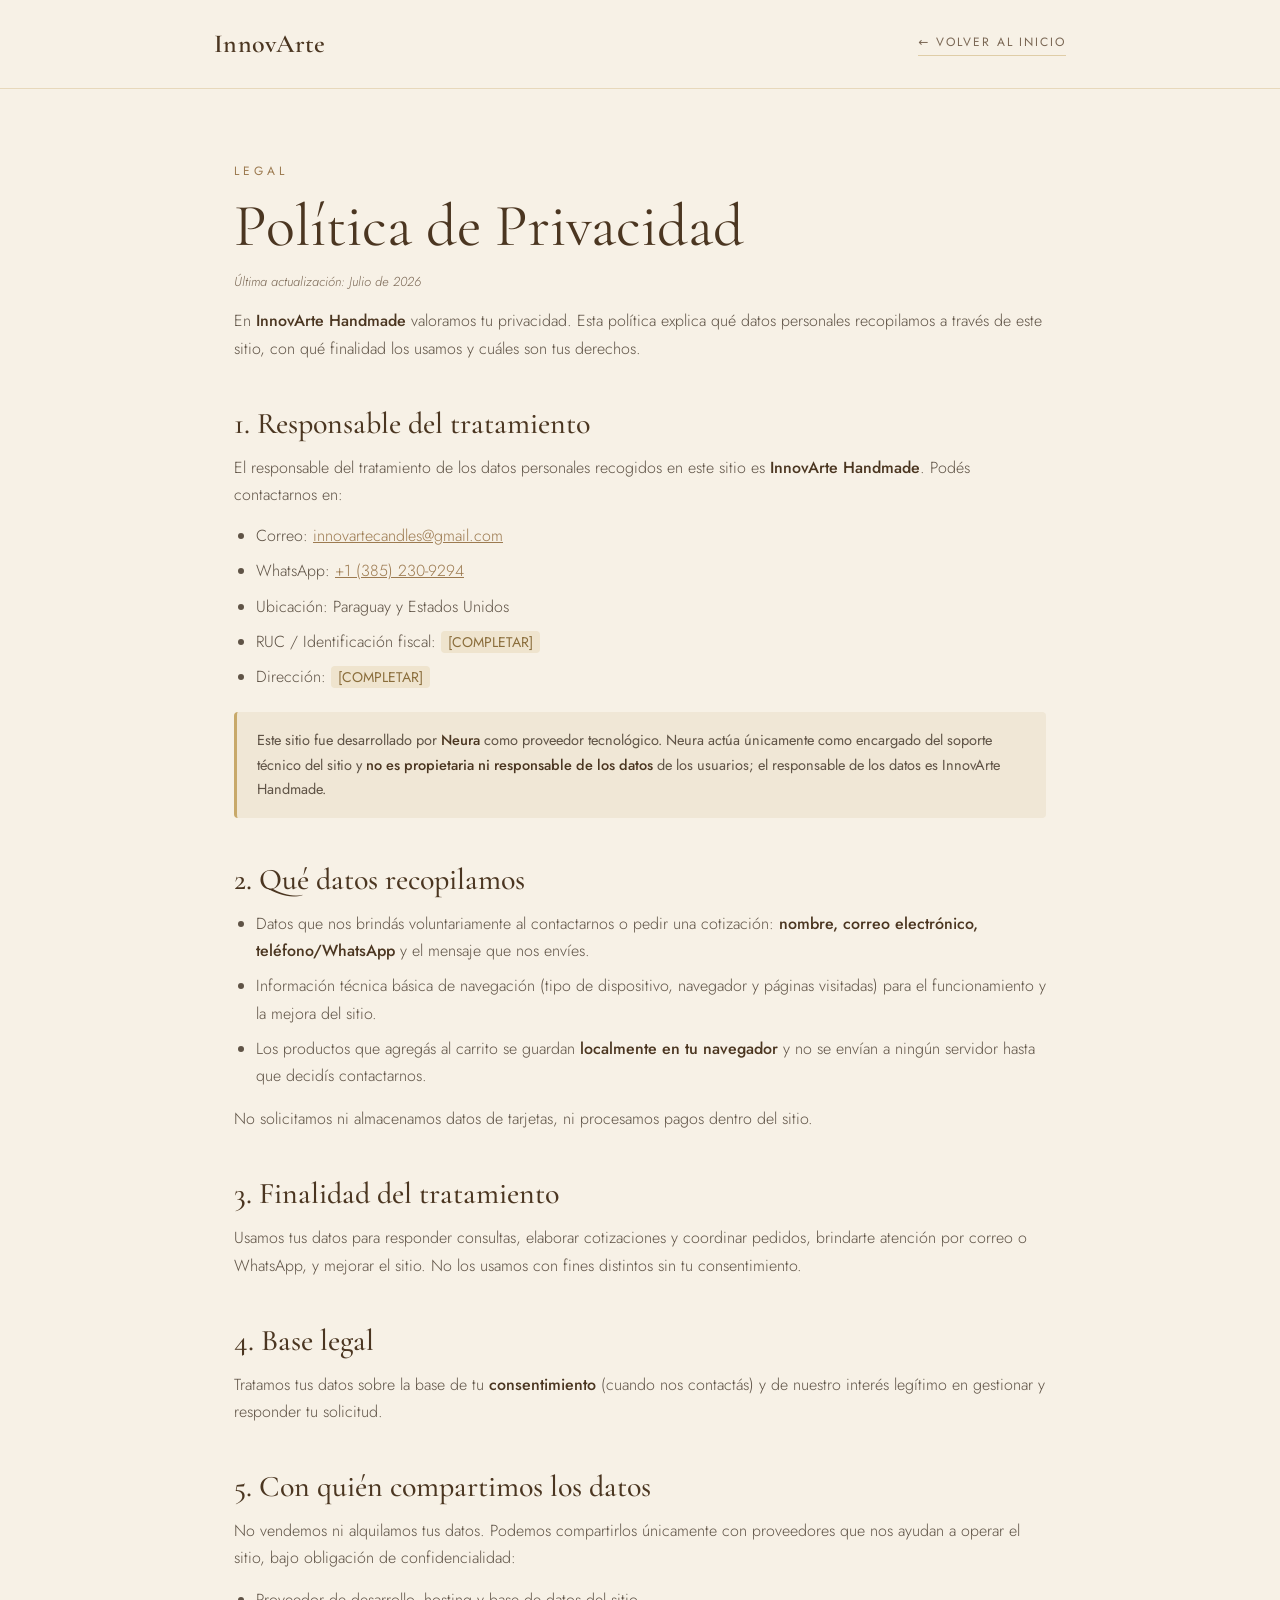
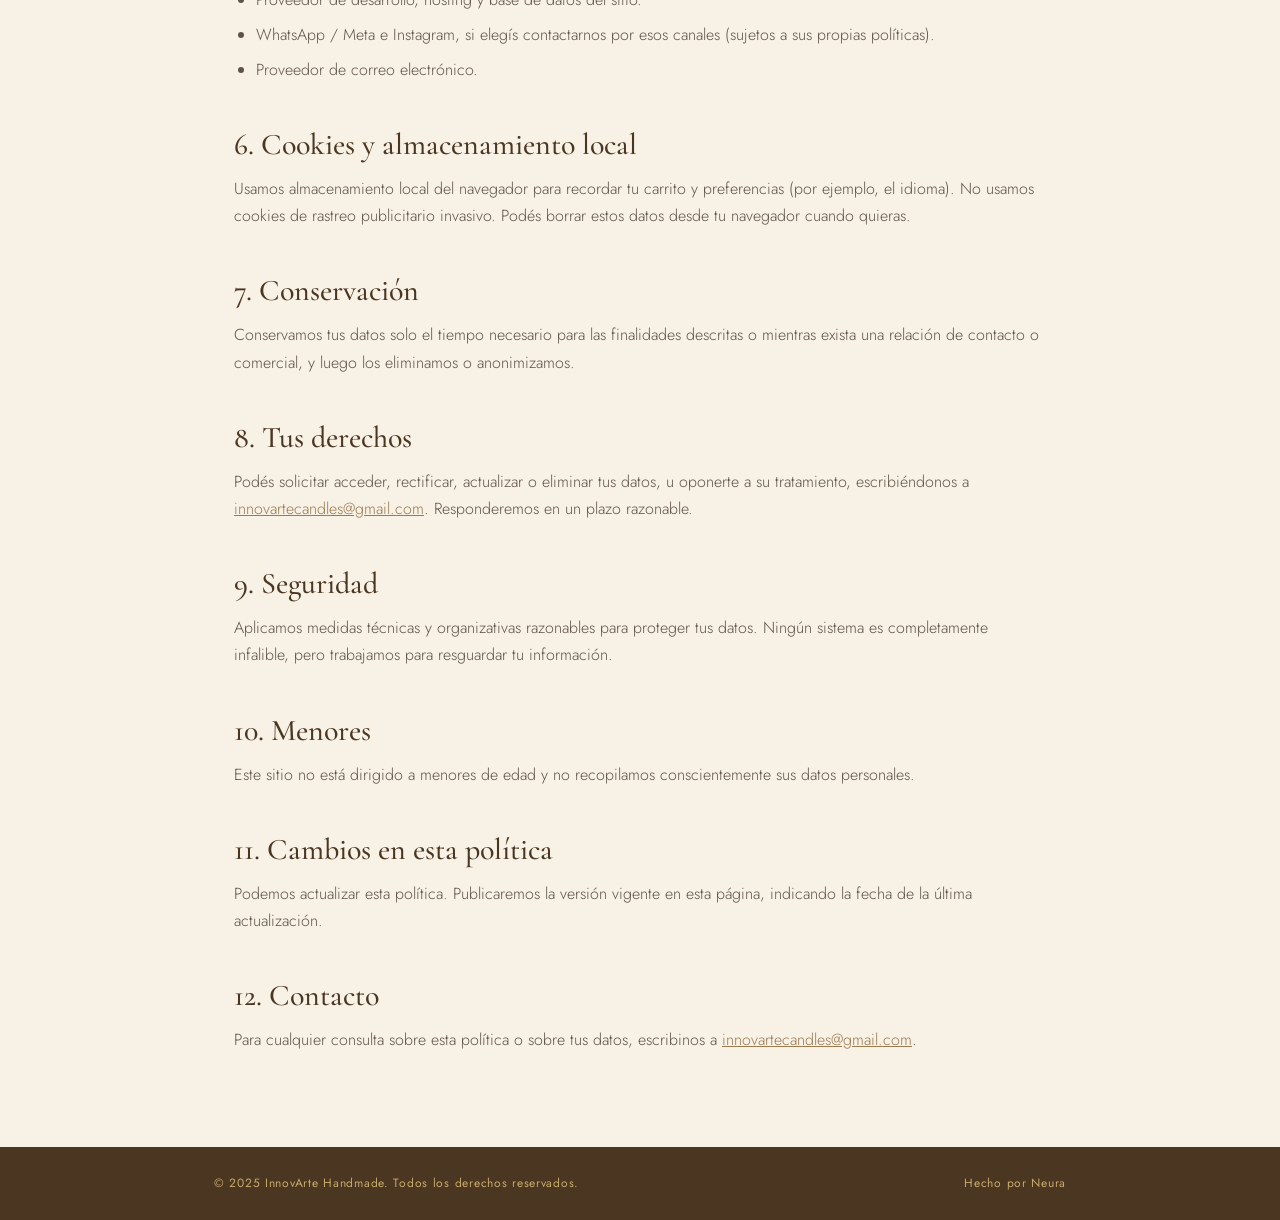
<file: privacidad/index.html>
<!DOCTYPE html>
<html lang="es">
<head>
<meta charset="utf-8">
<meta name="viewport" content="width=device-width, initial-scale=1">
<link rel="icon" type="image/svg+xml" href="/favicon.svg">
<title>Política de Privacidad — InnovArte</title>
<meta name="description" content="Política de Privacidad de InnovArte: qué datos recopilamos, con qué finalidad y cuáles son tus derechos.">
<link rel="canonical" href="https://innovarteartesanias.com/privacidad/">
<!-- ============================================================================
     PLANTILLA ESTÁNDAR DE POLÍTICA DE PRIVACIDAD — Neura
     Reutilizable por cliente. Reemplazar SOLO los valores marcados abajo:
       · NOMBRE_EMPRESA    -> InnovArte Handmade
       · CORREO            -> innovartecandles@gmail.com
       · TELÉFONO/WHATSAPP -> +1 (385) 230-9294
       · RUC               -> [COMPLETAR]
       · DIRECCIÓN         -> [COMPLETAR]
       · FECHA             -> Julio de 2026
     El RESPONSABLE de los datos es el CLIENTE (la empresa). Neura figura solo
     como proveedor tecnológico / encargado del soporte técnico, no como dueño
     de los datos.
     ========================================================================= -->
<link rel="preconnect" href="https://fonts.googleapis.com">
<link rel="preconnect" href="https://fonts.gstatic.com" crossorigin>
<link href="https://fonts.googleapis.com/css2?family=Cormorant+Garamond:ital,wght@0,400;0,500;0,600&family=Jost:wght@300;400;500&display=swap" rel="stylesheet">
<style>
  *{margin:0;padding:0;box-sizing:border-box}
  html{scroll-behavior:smooth}
  body{background:#F7F1E6;color:#4B3621;font-family:'Jost',system-ui,sans-serif;-webkit-font-smoothing:antialiased;line-height:1.7}
  a{color:#9C7A50}
  .top{border-bottom:1px solid rgba(200,169,106,.35);background:#F7F1E6}
  .top-in{max-width:900px;margin:0 auto;padding:22px 24px;display:flex;align-items:center;justify-content:space-between;gap:16px}
  .logo{font-family:'Cormorant Garamond',serif;font-size:26px;font-weight:600;color:#4B3621;text-decoration:none;letter-spacing:.01em}
  .back{font-size:12px;letter-spacing:.16em;text-transform:uppercase;color:#7A6754;text-decoration:none;border-bottom:1px solid rgba(200,169,106,.5);padding-bottom:3px}
  .back:hover{color:#4B3621}
  main{max-width:860px;margin:0 auto;padding:clamp(40px,6vw,72px) 24px 80px}
  .eyebrow{font-size:12px;letter-spacing:.34em;text-transform:uppercase;color:#9C7A50;margin-bottom:14px}
  h1{font-family:'Cormorant Garamond',serif;font-weight:400;font-size:clamp(38px,6vw,60px);line-height:1.03;color:#4B3621}
  .updated{color:#7A6754;font-size:13px;margin-top:14px;font-style:italic}
  h2{font-family:'Cormorant Garamond',serif;font-weight:500;font-size:clamp(22px,3vw,30px);color:#4B3621;margin:44px 0 12px;line-height:1.2}
  p{color:#5f5346;font-weight:300;font-size:16px;margin:0 0 14px}
  ul{margin:0 0 16px;padding-left:22px}
  li{color:#5f5346;font-weight:300;font-size:16px;margin-bottom:8px}
  strong{color:#4B3621;font-weight:500}
  .todo{background:#EFE4CE;color:#8a6d3b;border-radius:4px;padding:1px 7px;font-size:14px;font-weight:400;white-space:nowrap}
  .note{background:#F0E7D6;border-left:3px solid #C8A96A;border-radius:4px;padding:16px 20px;margin:22px 0;font-size:14.5px;color:#5f5346}
  footer{background:#4B3621;color:#C8A96A}
  .foot-in{max-width:900px;margin:0 auto;padding:26px 24px;display:flex;justify-content:space-between;flex-wrap:wrap;gap:12px;font-size:12px;letter-spacing:.06em}
  footer a{color:#E7D6B8}
  @media(max-width:560px){.top-in,.foot-in{flex-direction:column;align-items:flex-start;gap:10px}}
</style>
</head>
<body>
  <div class="top">
    <div class="top-in">
      <a class="logo" href="/">InnovArte</a>
      <a class="back" href="/">← Volver al inicio</a>
    </div>
  </div>

  <main>
    <div class="eyebrow">Legal</div>
    <h1>Política de Privacidad</h1>
    <p class="updated">Última actualización: Julio de 2026</p>

    <p>En <strong>InnovArte Handmade</strong> valoramos tu privacidad. Esta política explica qué datos personales recopilamos a través de este sitio, con qué finalidad los usamos y cuáles son tus derechos.</p>

    <h2>1. Responsable del tratamiento</h2>
    <p>El responsable del tratamiento de los datos personales recogidos en este sitio es <strong>InnovArte Handmade</strong>. Podés contactarnos en:</p>
    <ul>
      <li>Correo: <a href="mailto:innovartecandles@gmail.com">innovartecandles@gmail.com</a></li>
      <li>WhatsApp: <a href="https://wa.me/13852309294" target="_blank" rel="noopener">+1 (385) 230-9294</a></li>
      <li>Ubicación: Paraguay y Estados Unidos</li>
      <li>RUC / Identificación fiscal: <span class="todo">[COMPLETAR]</span></li>
      <li>Dirección: <span class="todo">[COMPLETAR]</span></li>
    </ul>
    <div class="note">Este sitio fue desarrollado por <strong>Neura</strong> como proveedor tecnológico. Neura actúa únicamente como encargado del soporte técnico del sitio y <strong>no es propietaria ni responsable de los datos</strong> de los usuarios; el responsable de los datos es InnovArte Handmade.</div>

    <h2>2. Qué datos recopilamos</h2>
    <ul>
      <li>Datos que nos brindás voluntariamente al contactarnos o pedir una cotización: <strong>nombre, correo electrónico, teléfono/WhatsApp</strong> y el mensaje que nos envíes.</li>
      <li>Información técnica básica de navegación (tipo de dispositivo, navegador y páginas visitadas) para el funcionamiento y la mejora del sitio.</li>
      <li>Los productos que agregás al carrito se guardan <strong>localmente en tu navegador</strong> y no se envían a ningún servidor hasta que decidís contactarnos.</li>
    </ul>
    <p>No solicitamos ni almacenamos datos de tarjetas, ni procesamos pagos dentro del sitio.</p>

    <h2>3. Finalidad del tratamiento</h2>
    <p>Usamos tus datos para responder consultas, elaborar cotizaciones y coordinar pedidos, brindarte atención por correo o WhatsApp, y mejorar el sitio. No los usamos con fines distintos sin tu consentimiento.</p>

    <h2>4. Base legal</h2>
    <p>Tratamos tus datos sobre la base de tu <strong>consentimiento</strong> (cuando nos contactás) y de nuestro interés legítimo en gestionar y responder tu solicitud.</p>

    <h2>5. Con quién compartimos los datos</h2>
    <p>No vendemos ni alquilamos tus datos. Podemos compartirlos únicamente con proveedores que nos ayudan a operar el sitio, bajo obligación de confidencialidad:</p>
    <ul>
      <li>Proveedor de desarrollo, hosting y base de datos del sitio.</li>
      <li>WhatsApp / Meta e Instagram, si elegís contactarnos por esos canales (sujetos a sus propias políticas).</li>
      <li>Proveedor de correo electrónico.</li>
    </ul>

    <h2>6. Cookies y almacenamiento local</h2>
    <p>Usamos almacenamiento local del navegador para recordar tu carrito y preferencias (por ejemplo, el idioma). No usamos cookies de rastreo publicitario invasivo. Podés borrar estos datos desde tu navegador cuando quieras.</p>

    <h2>7. Conservación</h2>
    <p>Conservamos tus datos solo el tiempo necesario para las finalidades descritas o mientras exista una relación de contacto o comercial, y luego los eliminamos o anonimizamos.</p>

    <h2>8. Tus derechos</h2>
    <p>Podés solicitar acceder, rectificar, actualizar o eliminar tus datos, u oponerte a su tratamiento, escribiéndonos a <a href="mailto:innovartecandles@gmail.com">innovartecandles@gmail.com</a>. Responderemos en un plazo razonable.</p>

    <h2>9. Seguridad</h2>
    <p>Aplicamos medidas técnicas y organizativas razonables para proteger tus datos. Ningún sistema es completamente infalible, pero trabajamos para resguardar tu información.</p>

    <h2>10. Menores</h2>
    <p>Este sitio no está dirigido a menores de edad y no recopilamos conscientemente sus datos personales.</p>

    <h2>11. Cambios en esta política</h2>
    <p>Podemos actualizar esta política. Publicaremos la versión vigente en esta página, indicando la fecha de la última actualización.</p>

    <h2>12. Contacto</h2>
    <p>Para cualquier consulta sobre esta política o sobre tus datos, escribinos a <a href="mailto:innovartecandles@gmail.com">innovartecandles@gmail.com</a>.</p>
  </main>

  <footer>
    <div class="foot-in">
      <span>© 2025 InnovArte Handmade. Todos los derechos reservados.</span>
      <span>Hecho por Neura</span>
    </div>
  </footer>
</body>
</html>
</file>
